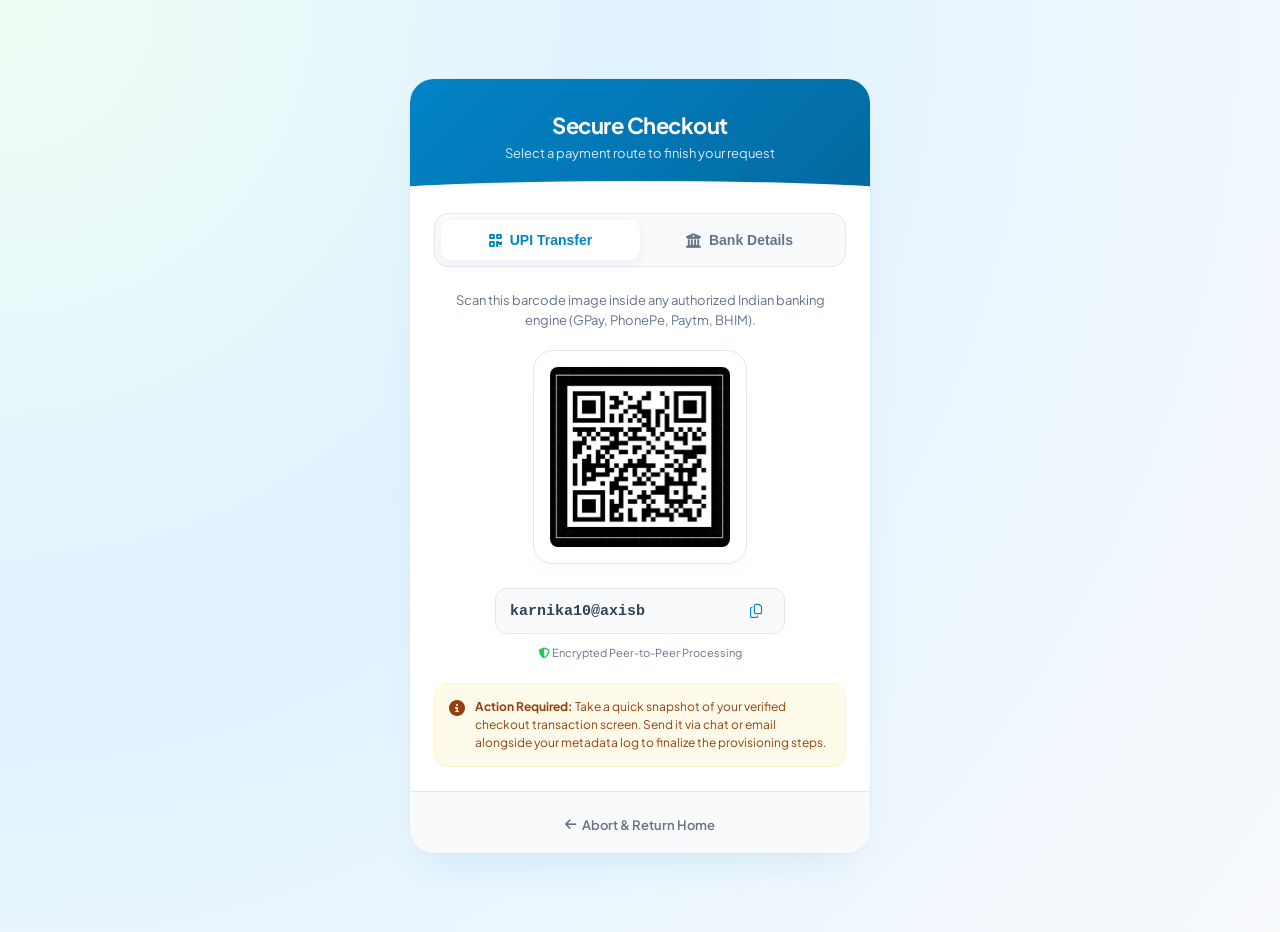
<file: payment.html>
<!DOCTYPE html>
<html lang="en">
<head>
    <meta charset="UTF-8">
    <meta name="viewport" content="width=device-width, initial-scale=1.0">
    <title>Secure Payment - Solar Rays</title>
    <link href="https://fonts.googleapis.com/css2?family=Plus+Jakarta+Sans:wght@400;500;600;700&display=swap" rel="stylesheet">
    <link rel="stylesheet" href="https://cdnjs.cloudflare.com/ajax/libs/font-awesome/6.4.0/css/all.min.css">
    
    <style>
        :root {
            --primary: #0284c7;
            --primary-dark: #0369a1;
            --accent: #f59e0b;
            --text-main: #0f172a;
            --text-muted: #64748b;
            --bg-card: #ffffff;
            --border-color: #e2e8f0;
        }

        body {
            font-family: 'Plus Jakarta Sans', sans-serif;
            background: radial-gradient(circle at top left, #f0fdf4 0%, #e0f2fe 40%, #f8fafc 100%);
            margin: 0;
            padding: 16px;
            display: flex;
            justify-content: center;
            align-items: center;
            min-height: 100vh;
            color: var(--text-main);
            -webkit-font-smoothing: antialiased;
        }

        .payment-container {
            background: var(--bg-card);
            border-radius: 24px;
            box-shadow: 0 20px 40px -15px rgba(2, 132, 199, 0.12), 0 0 0 1px rgba(2, 132, 199, 0.04);
            width: 100%;
            max-width: 460px;
            overflow: hidden;
            animation: scaleUp 0.4s cubic-bezier(0.16, 1, 0.3, 1);
        }

        .payment-header {
            background: linear-gradient(135deg, var(--primary), var(--primary-dark));
            color: white;
            padding: 32px 24px;
            text-align: center;
            position: relative;
        }

        .payment-header::after {
            content: '';
            position: absolute;
            bottom: 0;
            left: 0;
            right: 0;
            height: 12px;
            background: var(--bg-card);
            clip-path: ellipse(60% 100% at 50% 100%);
        }

        .payment-header h2 {
            margin: 0;
            font-size: 22px;
            font-weight: 700;
            letter-spacing: -0.5px;
        }

        .payment-header p {
            margin: 6px 0 0 0;
            opacity: 0.85;
            font-size: 13px;
            font-weight: 400;
        }

        /* Tabs Navigation */
        .payment-tabs {
            display: flex;
            background: #f8fafc;
            padding: 6px;
            margin: 20px 24px 0 24px;
            border-radius: 14px;
            border: 1px solid var(--border-color);
        }

        .tab-btn {
            flex: 1;
            padding: 12px 8px;
            border: none;
            background: transparent;
            font-size: 14px;
            font-weight: 600;
            color: var(--text-muted);
            cursor: pointer;
            border-radius: 10px;
            transition: all 0.25s ease;
            display: flex;
            align-items: center;
            justify-content: center;
            gap: 8px;
        }

        .tab-btn i {
            font-size: 15px;
        }

        .tab-btn.active {
            color: var(--primary);
            background: #ffffff;
            box-shadow: 0 4px 12px rgba(15, 23, 42, 0.05);
        }

        /* Body & Content */
        .payment-body {
            padding: 24px;
        }

        .tab-content {
            display: none;
        }

        .tab-content.active {
            display: block;
            animation: fadeIn 0.3s ease;
        }

        .tab-instruction {
            color: var(--text-muted);
            font-size: 13px;
            margin: 0 0 20px 0;
            line-height: 1.5;
            text-align: center;
        }

        /* UPI Styling Card */
        .upi-wrapper {
            text-align: center;
        }

        .qr-box {
            background: #ffffff;
            border: 1px solid var(--border-color);
            padding: 16px;
            border-radius: 20px;
            display: inline-block;
            box-shadow: 0 8px 20px rgba(0,0,0,0.02);
            margin-bottom: 20px;
        }

        .qr-box img {
            width: 180px;
            height: 180px;
            display: block;
            border-radius: 8px;
        }

        /* Copyable Field Layout */
        .copyable-field {
            background: #f8fafc;
            border: 1px solid var(--border-color);
            padding: 10px 14px;
            border-radius: 12px;
            display: flex;
            align-items: center;
            justify-content: space-between;
            max-width: 260px;
            margin: 0 auto 12px auto;
        }

        .field-value {
            font-family: monospace;
            font-size: 15px;
            font-weight: 600;
            color: #334155;
        }

        .copy-btn {
            background: transparent;
            border: none;
            color: var(--primary);
            cursor: pointer;
            padding: 4px 8px;
            font-size: 14px;
            transition: transform 0.1s ease;
        }

        .copy-btn:active {
            transform: scale(0.9);
        }

        /* Premium Table List for Bank Info */
        .info-list {
            display: flex;
            flex-direction: column;
            gap: 12px;
        }

        .info-item {
            background: #f8fafc;
            border: 1px solid var(--border-color);
            border-radius: 14px;
            padding: 14px 16px;
            display: flex;
            flex-direction: column;
            gap: 4px;
            position: relative;
        }

        .info-label {
            font-size: 11px;
            text-transform: uppercase;
            letter-spacing: 0.5px;
            color: var(--text-muted);
            font-weight: 600;
        }

        .info-value {
            font-size: 14px;
            font-weight: 600;
            color: var(--text-main);
        }

        .info-item .inline-copy {
            position: absolute;
            right: 16px;
            top: 50%;
            transform: translateY(-50%);
            background: #ffffff;
            border: 1px solid var(--border-color);
            padding: 6px 10px;
            border-radius: 8px;
            font-size: 12px;
            color: var(--primary);
            cursor: pointer;
            font-weight: 500;
        }

        /* Dynamic Feedback Notice */
        .notice {
            background: #fffbeb;
            border: 1px solid #fef3c7;
            padding: 14px;
            border-radius: 14px;
            font-size: 12px;
            color: #92400e;
            margin-top: 24px;
            display: flex;
            gap: 10px;
            line-height: 1.5;
        }

        .notice i {
            font-size: 16px;
            margin-top: 2px;
        }

        /* Footer */
        .footer-nav {
            text-align: center;
            padding: 20px;
            background: #f8fafc;
            border-top: 1px solid var(--border-color);
        }

        .back-btn {
            color: var(--text-muted);
            text-decoration: none;
            font-size: 13px;
            font-weight: 600;
            display: inline-flex;
            align-items: center;
            gap: 6px;
            transition: color 0.2s ease;
        }

        .back-btn:hover {
            color: var(--primary);
        }

        /* Toast Notification Configuration */
        .toast {
            position: fixed;
            bottom: 24px;
            left: 50%;
            transform: translateX(-50%) translateY(100px);
            background: #0f172a;
            color: #ffffff;
            padding: 10px 20px;
            border-radius: 30px;
            font-size: 13px;
            font-weight: 500;
            box-shadow: 0 10px 25px rgba(0,0,0,0.15);
            transition: transform 0.3s cubic-bezier(0.175, 0.885, 0.32, 1.275);
            z-index: 1000;
            opacity: 0;
        }

        .toast.show {
            transform: translateX(-50%) translateY(0);
            opacity: 1;
        }

        /* Micro-Animations */
        @keyframes scaleUp {
            from { opacity: 0; transform: scale(0.96); }
            to { opacity: 1; transform: scale(1); }
        }
        @keyframes fadeIn {
            from { opacity: 0; }
            to { opacity: 1; }
        }
    </style>
</head>
<body>

    <div class="payment-container">
        <div class="payment-header">
            <h2>Secure Checkout</h2>
            <p>Select a payment route to finish your request</p>
        </div>

        <div class="payment-tabs">
            <button class="tab-btn active" onclick="switchTab(event, 'upi-tab')">
                <i class="fa-solid fa-qrcode"></i> UPI Transfer
            </button>
            <button class="tab-btn" onclick="switchTab(event, 'bank-tab')">
                <i class="fa-solid fa-building-columns"></i> Bank Details
            </button>
        </div>

        <div class="payment-body">
            
            <div id="upi-tab" class="tab-content active">
                <p class="tab-instruction">Scan this barcode image inside any authorized Indian banking engine (GPay, PhonePe, Paytm, BHIM).</p>
                <div class="upi-wrapper">
                    <div class="qr-box">
                        <img src="img/QR.jpg" alt="UPI QR Code">
                    </div>
                    
                    <div class="copyable-field">
                        <span class="field-value" id="upi-string">karnika10@axisb</span>
                        <button class="copy-btn" onclick="copyText('upi-string', 'UPI ID')" title="Copy UPI ID">
                            <i class="fa-regular fa-copy"></i>
                        </button>
                    </div>
                    <p style="font-size: 11px; color: var(--text-muted); margin: 12px 0 0 0;"><i class="fa-solid fa-shield-halved" style="color: #22c55e;"></i> Encrypted Peer-to-Peer Processing</p>
                </div>
            </div>

            <div id="bank-tab" class="tab-content">
                <p class="tab-instruction">Execute manual settlement through immediate NetBanking options (IMPS / NEFT / RTGS).</p>
                
                <div class="info-list">
                    <div class="info-item">
                        <div class="info-label">Account Name</div>
                        <div class="info-value">SOLAR RAYS ENERGY SOLUTIONS LLP</div>
                    </div>
                    <div class="info-item">
                        <div class="info-label">Bank Name & Branch</div>
                        <div class="info-value">Bank of Baroda — Transport Nagar, Lucknow</div>
                    </div>
                    <div class="info-item">
                        <div class="info-label">Account Number</div>
                        <div class="info-value" id="acc-num" style="font-family: monospace; font-size:16px;">49760200000606</div>
                        <button class="inline-copy" onclick="copyText('acc-num', 'Account Number')">Copy</button>
                    </div>
                    <div class="info-item">
                        <div class="info-label">IFSC Code</div>
                        <div class="info-value" id="ifsc-num" style="font-family: monospace; font-size:16px;">BARB0TRALUC</div>
                        <button class="inline-copy" onclick="copyText('ifsc-num', 'IFSC Code')">Copy</button>
                    </div>
                    <div class="info-item">
                        <div class="info-label">Account Type</div>
                        <div class="info-value">Current Account</div>
                    </div>
                </div>
            </div>

            <div class="notice">
                <i class="fa-solid fa-circle-info"></i>
                <div>
                    <strong>Action Required:</strong> Take a quick snapshot of your verified checkout transaction screen. Send it via chat or email alongside your metadata log to finalize the provisioning steps.
                </div>
            </div>

        </div>

        <div class="footer-nav">
            <a href="index.html" class="back-btn"><i class="fa-solid fa-arrow-left"></i> Abort & Return Home</a>
        </div>
    </div>

    <div class="toast" id="toast-notif">Copied to clipboard!</div>

    <script>
        function switchTab(event, tabId) {
            document.querySelectorAll('.tab-content').forEach(c => c.classList.remove('active'));
            document.querySelectorAll('.tab-btn').forEach(b => b.classList.remove('active'));

            document.getElementById(tabId).classList.add('active');
            event.currentTarget.classList.add('active');
        }

        function copyText(elementId, labelName) {
            const textToCopy = document.getElementById(elementId).innerText;
            
            navigator.clipboard.writeText(textToCopy).then(() => {
                showToast(`${labelName} copied successfully!`);
            }).catch(err => {
                console.error('Failed to copy: ', err);
            });
        }

        function showToast(message) {
            const toast = document.getElementById('toast-notif');
            toast.innerText = message;
            toast.classList.add('show');
            
            setTimeout(() => {
                toast.classList.remove('show');
            }, 2500);
        }
    </script>

</body>
</html>
</file>
